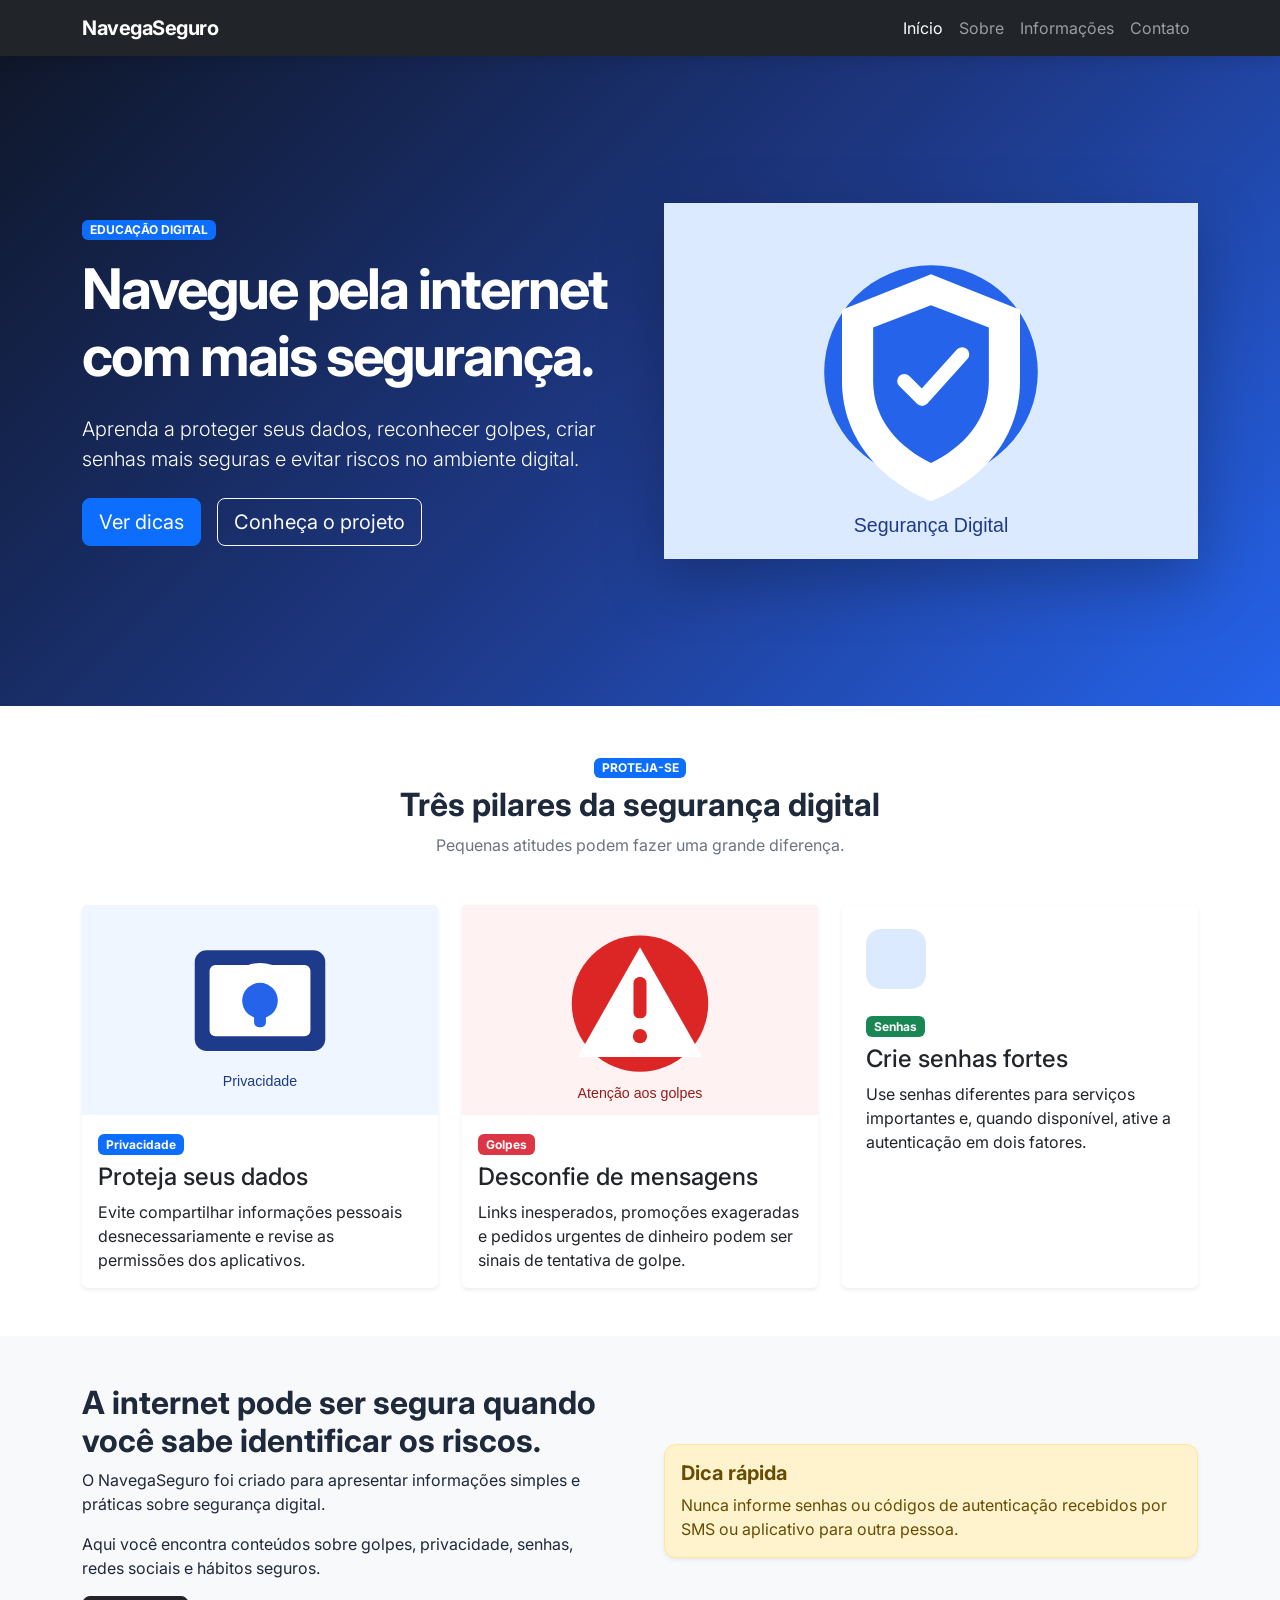
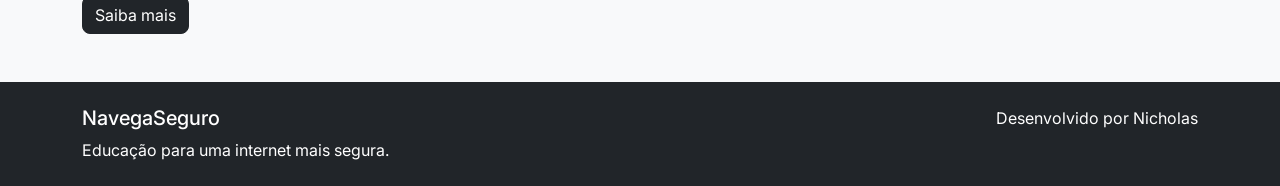
<file: index.html>
<!DOCTYPE html>
<html lang="pt-BR">
<head>
    <meta charset="UTF-8">
    <meta name="viewport" content="width=device-width, initial-scale=1.0">

    <title>NavegaSeguro | Segurança Digital</title>

    <meta name="description" content="Portal educativo com dicas para navegar na internet com mais segurança.">

    <link rel="preconnect" href="https://fonts.googleapis.com">
    <link rel="preconnect" href="https://fonts.gstatic.com" crossorigin>
    <link href="https://fonts.googleapis.com/css2?family=Inter:wght@400;500;600;700;800&display=swap" rel="stylesheet">

    <link href="https://cdn.jsdelivr.net/npm/bootstrap@5.3.8/dist/css/bootstrap.min.css" rel="stylesheet">

    <link rel="stylesheet" href="css/style.css">
</head>

<body>

<header>
    <nav class="navbar navbar-expand-lg navbar-dark bg-dark fixed-top">
        <div class="container">

            <a class="navbar-brand fw-bold" href="index.html">
                 NavegaSeguro
            </a>

            <button class="navbar-toggler" type="button"
                    data-bs-toggle="collapse"
                    data-bs-target="#menuPrincipal"
                    aria-controls="menuPrincipal"
                    aria-expanded="false"
                    aria-label="Abrir menu">
                <span class="navbar-toggler-icon"></span>
            </button>

            <div class="collapse navbar-collapse" id="menuPrincipal">

                <ul class="navbar-nav ms-auto">

                    <li class="nav-item">
                        <a class="nav-link active" href="index.html">Início</a>
                    </li>

                    <li class="nav-item">
                        <a class="nav-link" href="sobre.html">Sobre</a>
                    </li>

                    <li class="nav-item">
                        <a class="nav-link" href="informacoes.html">Informações</a>
                    </li>

                    <li class="nav-item">
                        <a class="nav-link" href="contato.html">Contato</a>
                    </li>

                </ul>

            </div>
        </div>
    </nav>
</header>

<main>

    <section class="hero-section">
        <div class="container">
            <div class="row align-items-center g-5">

                <div class="col-lg-6">

                    <span class="badge text-bg-primary mb-3">
                        EDUCAÇÃO DIGITAL
                    </span>

                    <h1 class="display-4 fw-bold">
                        Navegue pela internet com mais segurança.
                    </h1>

                    <p class="lead mt-4">
                        Aprenda a proteger seus dados, reconhecer golpes,
                        criar senhas mais seguras e evitar riscos no ambiente digital.
                    </p>

                    <div class="d-flex gap-3 flex-wrap mt-4">

                        <a href="informacoes.html" class="btn btn-primary btn-lg">
                            Ver dicas
                        </a>

                        <a href="sobre.html" class="btn btn-outline-light btn-lg">
                            Conheça o projeto
                        </a>

                    </div>

                </div>

                <div class="col-lg-6 text-center">

                    <img src="imagens/seguranca.svg"
                         class="img-fluid hero-image"
                         alt="Ilustração de segurança digital">

                </div>

            </div>
        </div>
    </section>


    <section class="py-5">
        <div class="container">

            <div class="text-center mb-5">

                <span class="badge text-bg-primary mb-2">
                    PROTEJA-SE
                </span>

                <h2 class="fw-bold">
                    Três pilares da segurança digital
                </h2>

                <p class="text-secondary">
                    Pequenas atitudes podem fazer uma grande diferença.
                </p>

            </div>

            <div class="row g-4">

                <div class="col-md-4">

                    <article class="card h-100 shadow-sm border-0">

                        <img src="imagens/privacidade.svg"
                             class="card-img-top"
                             alt="Ilustração sobre privacidade digital">

                        <div class="card-body">

                            <span class="badge bg-primary mb-2">
                                Privacidade
                            </span>

                            <h3 class="h4 card-title">
                                Proteja seus dados
                            </h3>

                            <p class="card-text">
                                Evite compartilhar informações pessoais
                                desnecessariamente e revise as permissões
                                dos aplicativos.
                            </p>

                        </div>

                    </article>

                </div>


                <div class="col-md-4">

                    <article class="card h-100 shadow-sm border-0">

                        <img src="imagens/golpes.svg"
                             class="card-img-top"
                             alt="Ilustração sobre golpes virtuais">

                        <div class="card-body">

                            <span class="badge bg-danger mb-2">
                                Golpes
                            </span>

                            <h3 class="h4 card-title">
                                Desconfie de mensagens
                            </h3>

                            <p class="card-text">
                                Links inesperados, promoções exageradas e
                                pedidos urgentes de dinheiro podem ser sinais
                                de tentativa de golpe.
                            </p>

                        </div>

                    </article>

                </div>


                <div class="col-md-4">

                    <article class="card h-100 shadow-sm border-0">

                        <div class="card-body p-4">

                            <div class="icon-box mb-4">
                                
                            </div>

                            <span class="badge bg-success mb-2">
                                Senhas
                            </span>

                            <h3 class="h4 card-title">
                                Crie senhas fortes
                            </h3>

                            <p class="card-text">
                                Use senhas diferentes para serviços importantes
                                e, quando disponível, ative a autenticação
                                em dois fatores.
                            </p>

                        </div>

                    </article>

                </div>

            </div>

        </div>
    </section>


    <section class="bg-light py-5">

        <div class="container">

            <div class="row align-items-center g-5">

                <div class="col-lg-6">

                    <h2 class="fw-bold">
                        A internet pode ser segura quando você sabe identificar os riscos.
                    </h2>

                    <p>
                        O NavegaSeguro foi criado para apresentar informações
                        simples e práticas sobre segurança digital.
                    </p>

                    <p>
                        Aqui você encontra conteúdos sobre golpes, privacidade,
                        senhas, redes sociais e hábitos seguros.
                    </p>

                    <a href="sobre.html" class="btn btn-dark">
                        Saiba mais
                    </a>

                </div>

                <div class="col-lg-6">

                    <div class="alert alert-warning shadow-sm" role="alert">

                        <h3 class="h5 fw-bold">
                             Dica rápida
                        </h3>

                        <p class="mb-0">
                            Nunca informe senhas ou códigos de autenticação
                            recebidos por SMS ou aplicativo para outra pessoa.
                        </p>

                    </div>

                </div>

            </div>

        </div>

    </section>

</main>


<footer class="footer bg-dark text-white py-4">

    <div class="container">

        <div class="row">

            <div class="col-md-6">
                <h2 class="h5"> NavegaSeguro</h2>
                <p class="mb-0">
                    Educação para uma internet mais segura.
                </p>
            </div>

            <div class="col-md-6 text-md-end mt-3 mt-md-0">
                <p class="mb-0">
                     Desenvolvido por Nicholas
                </p>
            </div>

        </div>

    </div>

</footer>


<script src="https://cdn.jsdelivr.net/npm/bootstrap@5.3.8/dist/js/bootstrap.bundle.min.js"></script>

</body>
</html>
</file>
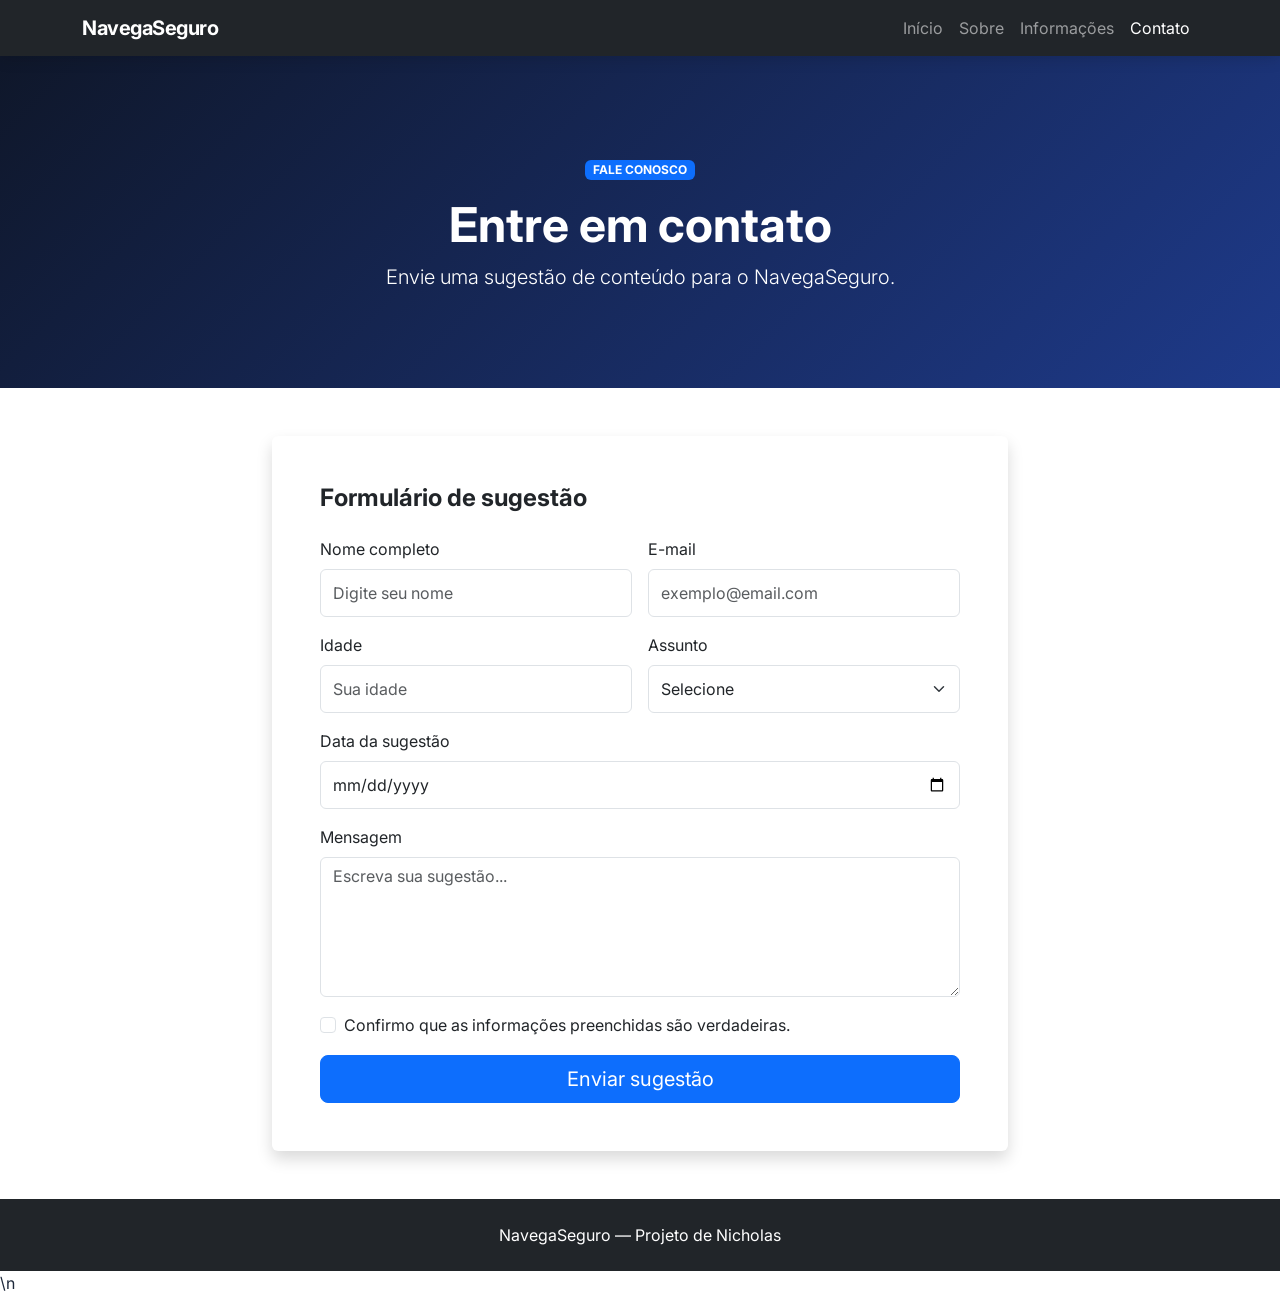
<file: contato.html>
<!DOCTYPE html>
<html lang="pt-BR">

<head>

    <meta charset="UTF-8">
    <meta name="viewport" content="width=device-width, initial-scale=1.0">

    <title>Contato | NavegaSeguro</title>

    <link rel="preconnect" href="https://fonts.googleapis.com">
    <link rel="preconnect" href="https://fonts.gstatic.com" crossorigin>

    <link href="https://fonts.googleapis.com/css2?family=Inter:wght@400;500;600;700;800&display=swap" rel="stylesheet">

    <link href="https://cdn.jsdelivr.net/npm/bootstrap@5.3.8/dist/css/bootstrap.min.css" rel="stylesheet">

    <link rel="stylesheet" href="css/style.css">

</head>

<body>

<header>

<nav class="navbar navbar-expand-lg navbar-dark bg-dark fixed-top">

    <div class="container">

        <a class="navbar-brand fw-bold" href="index.html">
             NavegaSeguro
        </a>

        <button class="navbar-toggler"
                type="button"
                data-bs-toggle="collapse"
                data-bs-target="#menuPrincipal"
                aria-label="Abrir menu">

            <span class="navbar-toggler-icon"></span>

        </button>

        <div class="collapse navbar-collapse" id="menuPrincipal">

            <ul class="navbar-nav ms-auto">

                <li class="nav-item">
                    <a class="nav-link" href="index.html">Início</a>
                </li>

                <li class="nav-item">
                    <a class="nav-link" href="sobre.html">Sobre</a>
                </li>

                <li class="nav-item">
                    <a class="nav-link" href="informacoes.html">Informações</a>
                </li>

                <li class="nav-item">
                    <a class="nav-link active" href="contato.html">Contato</a>
                </li>

            </ul>

        </div>

    </div>

</nav>

</header>


<main>

<section class="page-header">

    <div class="container text-center">

        <span class="badge text-bg-primary mb-3">
            FALE CONOSCO
        </span>

        <h1 class="display-5 fw-bold">
            Entre em contato
        </h1>

        <p class="lead">
            Envie uma sugestão de conteúdo para o NavegaSeguro.
        </p>

    </div>

</section>


<section class="py-5">

    <div class="container">

        <div class="row justify-content-center">

            <div class="col-lg-8">

                <div class="card border-0 shadow">

                    <div class="card-body p-4 p-md-5">

                        <h2 class="h4 fw-bold mb-4">
                            Formulário de sugestão
                        </h2>

                        <form id="formContato">

                            <div class="row g-3">

                                <div class="col-md-6">

                                    <label for="nome" class="form-label">
                                        Nome completo
                                    </label>

                                    <input type="text"
                                           class="form-control"
                                           id="nome"
                                           name="nome"
                                           placeholder="Digite seu nome"
                                           required>

                                </div>


                                <div class="col-md-6">

                                    <label for="email" class="form-label">
                                        E-mail
                                    </label>

                                    <input type="email"
                                           class="form-control"
                                           id="email"
                                           name="email"
                                           placeholder="exemplo@email.com"
                                           required>

                                </div>


                                <div class="col-md-6">

                                    <label for="idade" class="form-label">
                                        Idade
                                    </label>

                                    <input type="number"
                                           class="form-control"
                                           id="idade"
                                           name="idade"
                                           min="10"
                                           max="100"
                                           placeholder="Sua idade">

                                </div>


                                <div class="col-md-6">

                                    <label for="assunto" class="form-label">
                                        Assunto
                                    </label>

                                    <select class="form-select"
                                            id="assunto"
                                            name="assunto"
                                            required>

                                        <option value="" selected>
                                            Selecione
                                        </option>

                                        <option value="senhas">
                                            Senhas
                                        </option>

                                        <option value="golpes">
                                            Golpes digitais
                                        </option>

                                        <option value="privacidade">
                                            Privacidade
                                        </option>

                                        <option value="redes">
                                            Redes sociais
                                        </option>

                                        <option value="outro">
                                            Outro
                                        </option>

                                    </select>

                                </div>


                                <div class="col-12">

                                    <label for="data" class="form-label">
                                        Data da sugestão
                                    </label>

                                    <input type="date"
                                           class="form-control"
                                           id="data"
                                           name="data">

                                </div>


                                <div class="col-12">

                                    <label for="mensagem" class="form-label">
                                        Mensagem
                                    </label>

                                    <textarea class="form-control"
                                              id="mensagem"
                                              name="mensagem"
                                              rows="5"
                                              placeholder="Escreva sua sugestão..."
                                              required></textarea>

                                </div>


                                <div class="col-12">

                                    <div class="form-check">

                                        <input class="form-check-input"
                                               type="checkbox"
                                               id="aceite"
                                               required>

                                        <label class="form-check-label" for="aceite">
                                            Confirmo que as informações preenchidas
                                            são verdadeiras.
                                        </label>

                                    </div>

                                </div>


                                <div class="col-12">

                                    <button type="submit"
                                            class="btn btn-primary btn-lg w-100">
                                        Enviar sugestão
                                    </button>

                                </div>

                            </div>

                        </form>

                    </div>

                </div>

            </div>

        </div>

    </div>

</section>

</main>


<footer class="footer bg-dark text-white py-4">

    <div class="container text-center">

        <p class="mb-0">
            NavegaSeguro — Projeto de Nicholas
        </p>

    </div>

</footer>


<script src="https://cdn.jsdelivr.net/npm/bootstrap@5.3.8/dist/js/bootstrap.bundle.min.js"></script>


<script>
   
    const formulario = document.getElementById("formContato");

    formulario.addEventListener("submit", function(event) {
        event.preventDefault();

        const nome = document.getElementById("nome").value;

        alert("Obrigado pela sugestão, " + nome + "!");

        formulario.reset();
    });
</script>
\n</body>

</html>
</file>
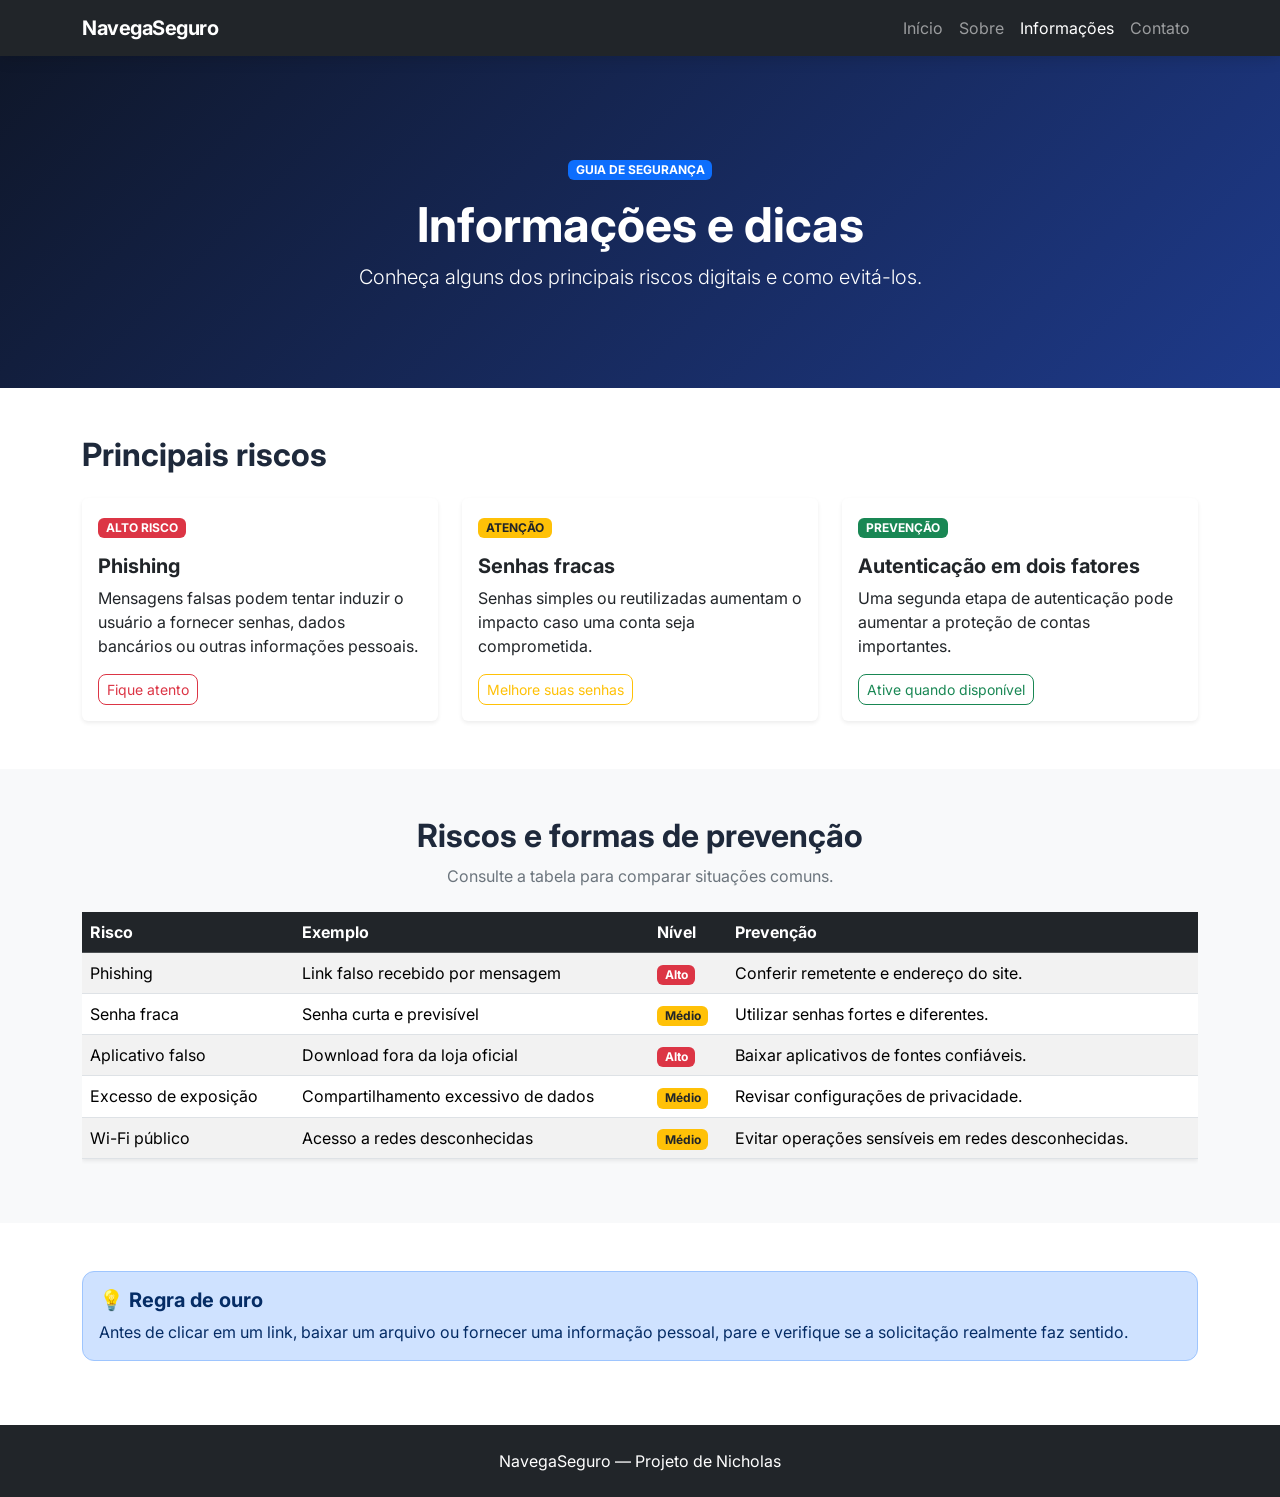
<file: informacoes.html>
<!DOCTYPE html>
<html lang="pt-BR">

<head>

    <meta charset="UTF-8">
    <meta name="viewport" content="width=device-width, initial-scale=1.0">

    <title>Informações | NavegaSeguro</title>

    <link rel="preconnect" href="https://fonts.googleapis.com">
    <link rel="preconnect" href="https://fonts.gstatic.com" crossorigin>

    <link href="https://fonts.googleapis.com/css2?family=Inter:wght@400;500;600;700;800&display=swap" rel="stylesheet">

    <link href="https://cdn.jsdelivr.net/npm/bootstrap@5.3.8/dist/css/bootstrap.min.css" rel="stylesheet">

    <link rel="stylesheet" href="css/style.css">

</head>

<body>

<header>

<nav class="navbar navbar-expand-lg navbar-dark bg-dark fixed-top">

    <div class="container">

        <a class="navbar-brand fw-bold" href="index.html">
             NavegaSeguro
        </a>

        <button class="navbar-toggler"
                type="button"
                data-bs-toggle="collapse"
                data-bs-target="#menuPrincipal"
                aria-label="Abrir menu">

            <span class="navbar-toggler-icon"></span>

        </button>

        <div class="collapse navbar-collapse" id="menuPrincipal">

            <ul class="navbar-nav ms-auto">

                <li class="nav-item">
                    <a class="nav-link" href="index.html">Início</a>
                </li>

                <li class="nav-item">
                    <a class="nav-link" href="sobre.html">Sobre</a>
                </li>

                <li class="nav-item">
                    <a class="nav-link active" href="informacoes.html">Informações</a>
                </li>

                <li class="nav-item">
                    <a class="nav-link" href="contato.html">Contato</a>
                </li>

            </ul>

        </div>

    </div>

</nav>

</header>


<main>

<section class="page-header">

    <div class="container text-center">

        <span class="badge text-bg-primary mb-3">
            GUIA DE SEGURANÇA
        </span>

        <h1 class="display-5 fw-bold">
            Informações e dicas
        </h1>

        <p class="lead">
            Conheça alguns dos principais riscos digitais e como evitá-los.
        </p>

    </div>

</section>


<section class="py-5">

    <div class="container">

        <h2 class="fw-bold mb-4">
            Principais riscos
        </h2>

        <div class="row g-4">

            <div class="col-md-6 col-lg-4">

                <div class="card h-100 shadow-sm border-0">

                    <div class="card-body">

                        <span class="badge bg-danger mb-3">
                            ALTO RISCO
                        </span>

                        <h3 class="h5 fw-bold">
                            Phishing
                        </h3>

                        <p>
                            Mensagens falsas podem tentar induzir o usuário
                            a fornecer senhas, dados bancários ou outras
                            informações pessoais.
                        </p>

                        <button class="btn btn-outline-danger btn-sm">
                            Fique atento
                        </button>

                    </div>

                </div>

            </div>


            <div class="col-md-6 col-lg-4">

                <div class="card h-100 shadow-sm border-0">

                    <div class="card-body">

                        <span class="badge bg-warning text-dark mb-3">
                            ATENÇÃO
                        </span>

                        <h3 class="h5 fw-bold">
                            Senhas fracas
                        </h3>

                        <p>
                            Senhas simples ou reutilizadas aumentam o impacto
                            caso uma conta seja comprometida.
                        </p>

                        <button class="btn btn-outline-warning btn-sm">
                            Melhore suas senhas
                        </button>

                    </div>

                </div>

            </div>


            <div class="col-md-6 col-lg-4">

                <div class="card h-100 shadow-sm border-0">

                    <div class="card-body">

                        <span class="badge bg-success mb-3">
                            PREVENÇÃO
                        </span>

                        <h3 class="h5 fw-bold">
                            Autenticação em dois fatores
                        </h3>

                        <p>
                            Uma segunda etapa de autenticação pode aumentar
                            a proteção de contas importantes.
                        </p>

                        <button class="btn btn-outline-success btn-sm">
                            Ative quando disponível
                        </button>

                    </div>

                </div>

            </div>

        </div>

    </div>

</section>


<section class="bg-light py-5">

    <div class="container">

        <div class="text-center mb-4">

            <h2 class="fw-bold">
                Riscos e formas de prevenção
            </h2>

            <p class="text-secondary">
                Consulte a tabela para comparar situações comuns.
            </p>

        </div>


        <div class="table-responsive">

            <table class="table table-striped table-hover align-middle shadow-sm">

                <thead class="table-dark">

                    <tr>
                        <th scope="col">Risco</th>
                        <th scope="col">Exemplo</th>
                        <th scope="col">Nível</th>
                        <th scope="col">Prevenção</th>
                    </tr>

                </thead>

                <tbody>

                    <tr>

                        <td>Phishing</td>

                        <td>
                            Link falso recebido por mensagem
                        </td>

                        <td>
                            <span class="badge bg-danger">
                                Alto
                            </span>
                        </td>

                        <td>
                            Conferir remetente e endereço do site.
                        </td>

                    </tr>


                    <tr>

                        <td>Senha fraca</td>

                        <td>
                            Senha curta e previsível
                        </td>

                        <td>
                            <span class="badge bg-warning text-dark">
                                Médio
                            </span>
                        </td>

                        <td>
                            Utilizar senhas fortes e diferentes.
                        </td>

                    </tr>


                    <tr>

                        <td>Aplicativo falso</td>

                        <td>
                            Download fora da loja oficial
                        </td>

                        <td>
                            <span class="badge bg-danger">
                                Alto
                            </span>
                        </td>

                        <td>
                            Baixar aplicativos de fontes confiáveis.
                        </td>

                    </tr>


                    <tr>

                        <td>Excesso de exposição</td>

                        <td>
                            Compartilhamento excessivo de dados
                        </td>

                        <td>
                            <span class="badge bg-warning text-dark">
                                Médio
                            </span>
                        </td>

                        <td>
                            Revisar configurações de privacidade.
                        </td>

                    </tr>


                    <tr>

                        <td>Wi-Fi público</td>

                        <td>
                            Acesso a redes desconhecidas
                        </td>

                        <td>
                            <span class="badge bg-warning text-dark">
                                Médio
                            </span>
                        </td>

                        <td>
                            Evitar operações sensíveis em redes desconhecidas.
                        </td>

                    </tr>

                </tbody>

            </table>

        </div>

    </div>

</section>


<section class="py-5">

    <div class="container">

        <div class="alert alert-primary" role="alert">

            <h2 class="h5 fw-bold">
                💡 Regra de ouro
            </h2>

            <p class="mb-0">
                Antes de clicar em um link, baixar um arquivo ou fornecer
                uma informação pessoal, pare e verifique se a solicitação
                realmente faz sentido.
            </p>

        </div>

    </div>

</section>

</main>


<footer class="footer bg-dark text-white py-4">

    <div class="container text-center">

        <p class="mb-0">
            NavegaSeguro — Projeto de Nicholas
        </p>

    </div>

</footer>


<script src="https://cdn.jsdelivr.net/npm/bootstrap@5.3.8/dist/js/bootstrap.bundle.min.js"></script>

</body>

</html>
</file>
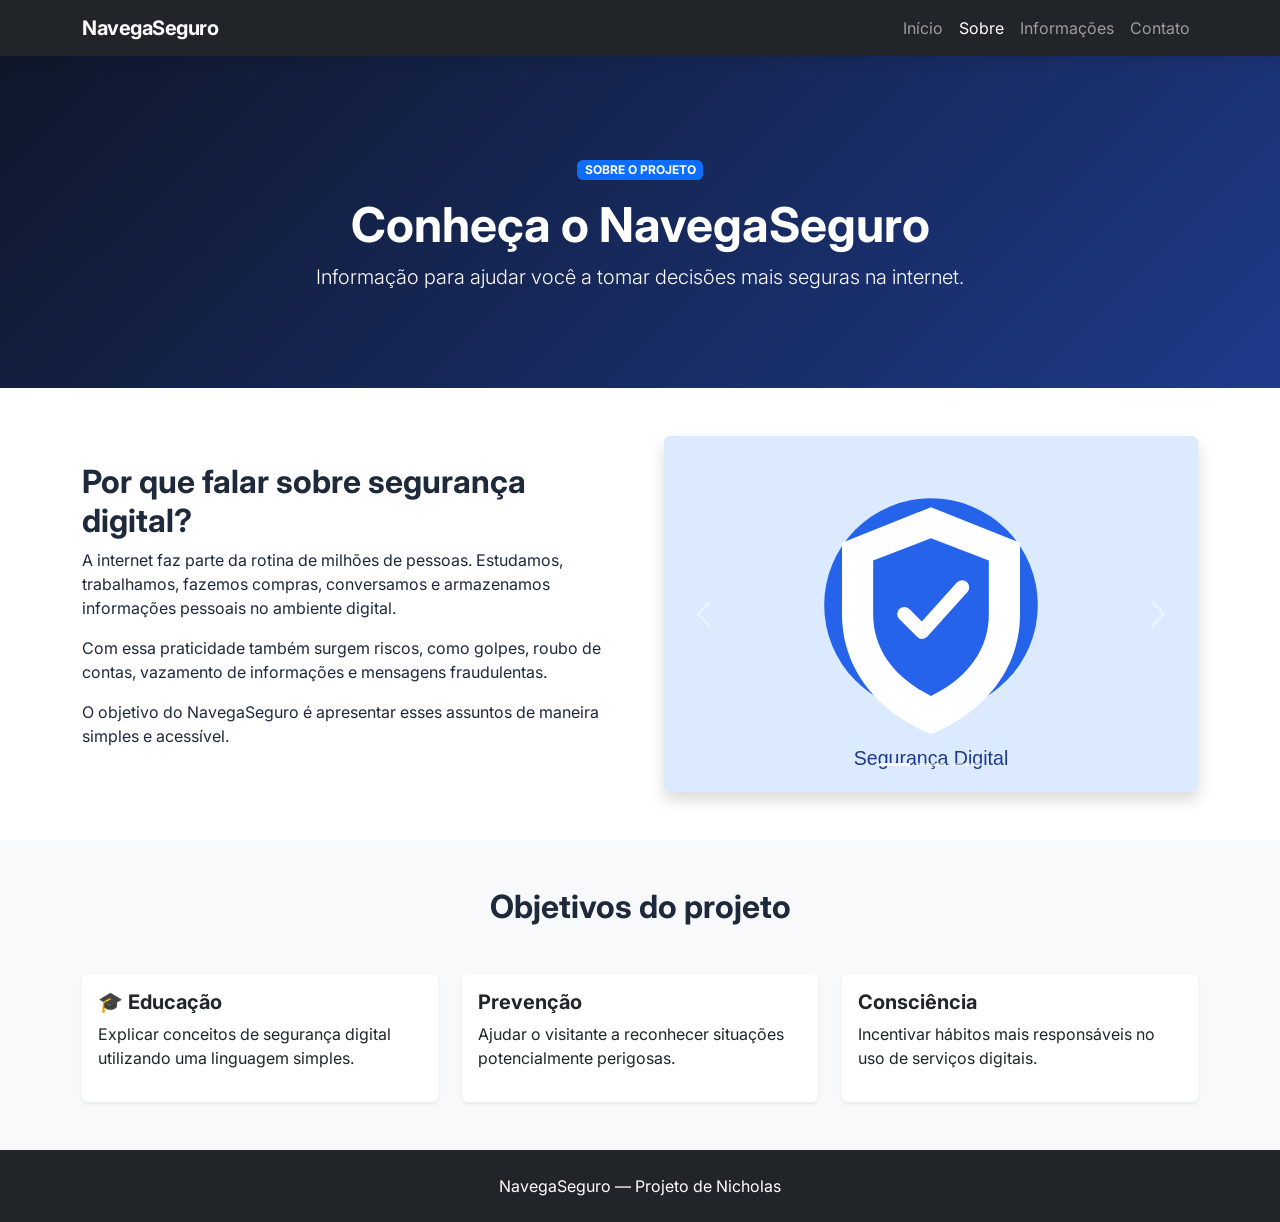
<file: sobre.html>
<!DOCTYPE html>
<html lang="pt-BR">

<head>

    <meta charset="UTF-8">
    <meta name="viewport" content="width=device-width, initial-scale=1.0">

    <title>Sobre | NavegaSeguro</title>

    <link rel="preconnect" href="https://fonts.googleapis.com">
    <link rel="preconnect" href="https://fonts.gstatic.com" crossorigin>

    <link href="https://fonts.googleapis.com/css2?family=Inter:wght@400;500;600;700;800&display=swap" rel="stylesheet">

    <link href="https://cdn.jsdelivr.net/npm/bootstrap@5.3.8/dist/css/bootstrap.min.css" rel="stylesheet">

    <link rel="stylesheet" href="css/style.css">

</head>

<body>

<header>

<nav class="navbar navbar-expand-lg navbar-dark bg-dark fixed-top">

    <div class="container">

        <a class="navbar-brand fw-bold" href="index.html">
             NavegaSeguro
        </a>

        <button class="navbar-toggler"
                type="button"
                data-bs-toggle="collapse"
                data-bs-target="#menuPrincipal"
                aria-label="Abrir menu">

            <span class="navbar-toggler-icon"></span>

        </button>

        <div class="collapse navbar-collapse" id="menuPrincipal">

            <ul class="navbar-nav ms-auto">

                <li class="nav-item">
                    <a class="nav-link" href="index.html">Início</a>
                </li>

                <li class="nav-item">
                    <a class="nav-link active" href="sobre.html">Sobre</a>
                </li>

                <li class="nav-item">
                    <a class="nav-link" href="informacoes.html">Informações</a>
                </li>

                <li class="nav-item">
                    <a class="nav-link" href="contato.html">Contato</a>
                </li>

            </ul>

        </div>

    </div>

</nav>

</header>


<main>

<section class="page-header">

    <div class="container text-center">

        <span class="badge text-bg-primary mb-3">
            SOBRE O PROJETO
        </span>

        <h1 class="display-5 fw-bold">
            Conheça o NavegaSeguro
        </h1>

        <p class="lead">
            Informação para ajudar você a tomar decisões mais seguras na internet.
        </p>

    </div>

</section>


<section class="py-5">

    <div class="container">

        <div class="row align-items-center g-5">

            <div class="col-lg-6">

                <h2 class="fw-bold">
                    Por que falar sobre segurança digital?
                </h2>

                <p>
                    A internet faz parte da rotina de milhões de pessoas.
                    Estudamos, trabalhamos, fazemos compras, conversamos e
                    armazenamos informações pessoais no ambiente digital.
                </p>

                <p>
                    Com essa praticidade também surgem riscos, como golpes,
                    roubo de contas, vazamento de informações e mensagens
                    fraudulentas.
                </p>

                <p>
                    O objetivo do NavegaSeguro é apresentar esses assuntos
                    de maneira simples e acessível.
                </p>

            </div>


            <div class="col-lg-6">

                <div id="carouselSeguranca"
                     class="carousel slide shadow rounded overflow-hidden"
                     data-bs-ride="carousel">

                    <div class="carousel-indicators">

                        <button type="button"
                                data-bs-target="#carouselSeguranca"
                                data-bs-slide-to="0"
                                class="active"
                                aria-current="true"
                                aria-label="Slide 1"></button>

                        <button type="button"
                                data-bs-target="#carouselSeguranca"
                                data-bs-slide-to="1"
                                aria-label="Slide 2"></button>

                        <button type="button"
                                data-bs-target="#carouselSeguranca"
                                data-bs-slide-to="2"
                                aria-label="Slide 3"></button>

                    </div>

                    <div class="carousel-inner">

                        <div class="carousel-item active">

                            <img src="imagens/seguranca.svg"
                                 class="d-block w-100"
                                 alt="Ilustração sobre segurança digital">

                        </div>

                        <div class="carousel-item">

                            <img src="imagens/privacidade.svg"
                                 class="d-block w-100"
                                 alt="Ilustração sobre privacidade">

                        </div>

                        <div class="carousel-item">

                            <img src="imagens/golpes.svg"
                                 class="d-block w-100"
                                 alt="Ilustração sobre golpes digitais">

                        </div>

                    </div>

                    <button class="carousel-control-prev"
                            type="button"
                            data-bs-target="#carouselSeguranca"
                            data-bs-slide="prev">

                        <span class="carousel-control-prev-icon"></span>

                    </button>

                    <button class="carousel-control-next"
                            type="button"
                            data-bs-target="#carouselSeguranca"
                            data-bs-slide="next">

                        <span class="carousel-control-next-icon"></span>

                    </button>

                </div>

            </div>

        </div>

    </div>

</section>


<section class="bg-light py-5">

    <div class="container">

        <div class="text-center mb-5">

            <h2 class="fw-bold">
                Objetivos do projeto
            </h2>

        </div>

        <div class="row g-4">

            <div class="col-md-4">

                <div class="card border-0 shadow-sm h-100">

                    <div class="card-body">

                        <h3 class="h5 fw-bold">
                            🎓 Educação
                        </h3>

                        <p>
                            Explicar conceitos de segurança digital
                            utilizando uma linguagem simples.
                        </p>

                    </div>

                </div>

            </div>


            <div class="col-md-4">

                <div class="card border-0 shadow-sm h-100">

                    <div class="card-body">

                        <h3 class="h5 fw-bold">
                             Prevenção
                        </h3>

                        <p>
                            Ajudar o visitante a reconhecer situações
                            potencialmente perigosas.
                        </p>

                    </div>

                </div>

            </div>


            <div class="col-md-4">

                <div class="card border-0 shadow-sm h-100">

                    <div class="card-body">

                        <h3 class="h5 fw-bold">
                             Consciência
                        </h3>

                        <p>
                            Incentivar hábitos mais responsáveis no
                            uso de serviços digitais.
                        </p>

                    </div>

                </div>

            </div>

        </div>

    </div>

</section>

</main>


<footer class="footer bg-dark text-white py-4">

    <div class="container text-center">

        <p class="mb-0">
            NavegaSeguro — Projeto de Nicholas
        </p>

    </div>

</footer>


<script src="https://cdn.jsdelivr.net/npm/bootstrap@5.3.8/dist/js/bootstrap.bundle.min.js"></script>

</body>

</html>
</file>
<file: css/style.css>
:root {
    --azul-principal: #2563eb;
    --azul-escuro: #0f172a;
    --cinza-fundo: #f8fafc;
    --texto: #1e293b;
}

* {
    box-sizing: border-box;
}

html {
    scroll-behavior: smooth;
}

body {
    font-family: "Inter", sans-serif;
    color: var(--texto);
    background-color: white;
    padding-top: 56px;
}

.navbar-brand {
    letter-spacing: -0.5px;
}

.navbar {
    box-shadow: 0 2px 15px rgba(0, 0, 0, 0.15);
}

.hero-section {
    min-height: 650px;
    display: flex;
    align-items: center;
    color: white;
    background:
        linear-gradient(135deg, #0f172a 0%, #1e3a8a 55%, #2563eb 100%);
    padding: 80px 0;
}

.hero-section h1 {
    letter-spacing: -2px;
}

.hero-image {
    max-height: 400px;
    filter: drop-shadow(0 20px 30px rgba(0, 0, 0, 0.25));
}

.page-header {
    background:
        linear-gradient(135deg, #0f172a, #1e3a8a);
    color: white;
    padding: 100px 0 80px;
}

.card {
    transition: transform 0.25s ease, box-shadow 0.25s ease;
}

.card:hover {
    transform: translateY(-5px);
    box-shadow: 0 15px 30px rgba(15, 23, 42, 0.12) !important;
}

.card-img-top {
    height: 210px;
    object-fit: cover;
    background-color: #eff6ff;
}

.icon-box {
    width: 60px;
    height: 60px;
    display: flex;
    align-items: center;
    justify-content: center;
    border-radius: 15px;
    background-color: #dbeafe;
    font-size: 28px;
}

section {
    overflow: hidden;
}

.footer {
    margin-top: 0;
}

.table {
    background-color: white;
}

.form-control,
.form-select {
    min-height: 48px;
}

textarea.form-control {
    min-height: 140px;
}

.btn {
    border-radius: 8px;
}

.alert {
    border-radius: 12px;
}

@media (max-width: 768px) {

    .hero-section {
        min-height: auto;
        padding: 70px 0;
    }

    .hero-section h1 {
        font-size: 2.4rem;
    }

    .page-header {
        padding: 70px 0 55px;
    }

    .display-5 {
        font-size: 2.2rem;
    }

}
</file>
